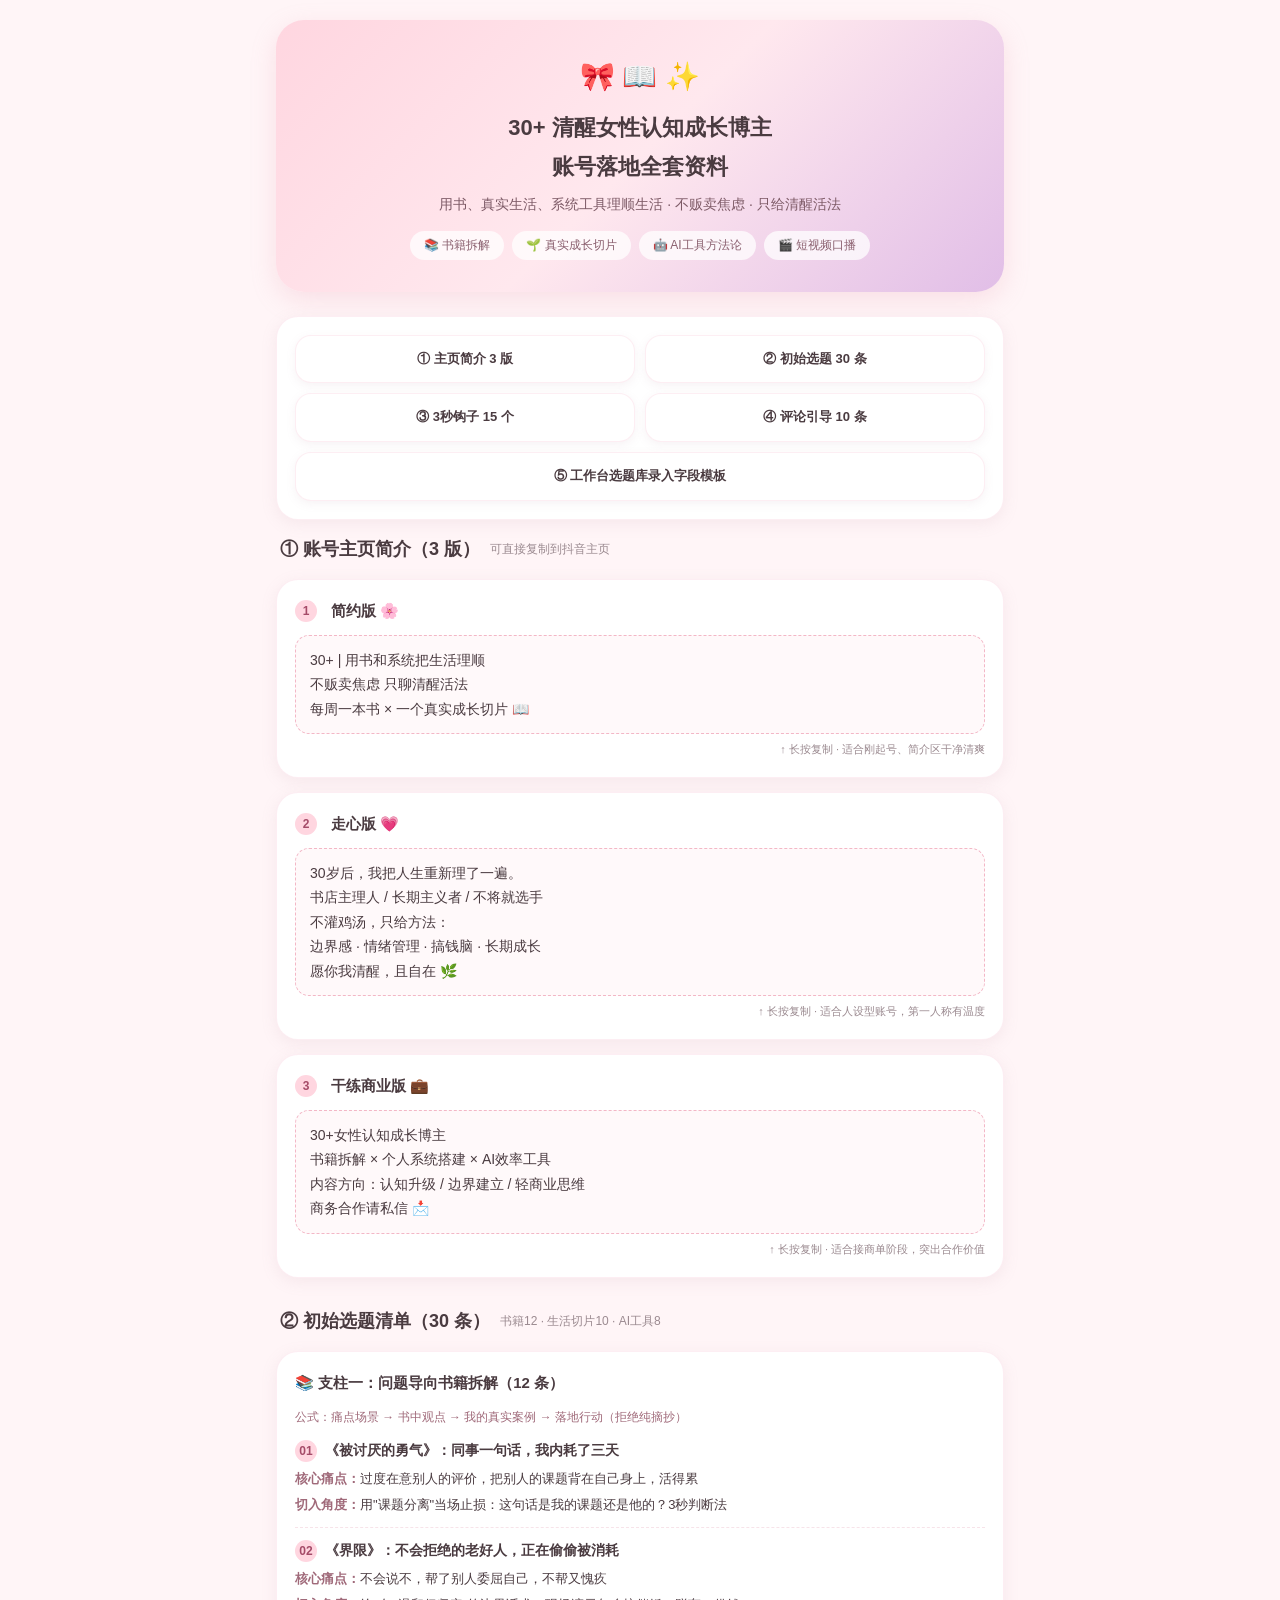
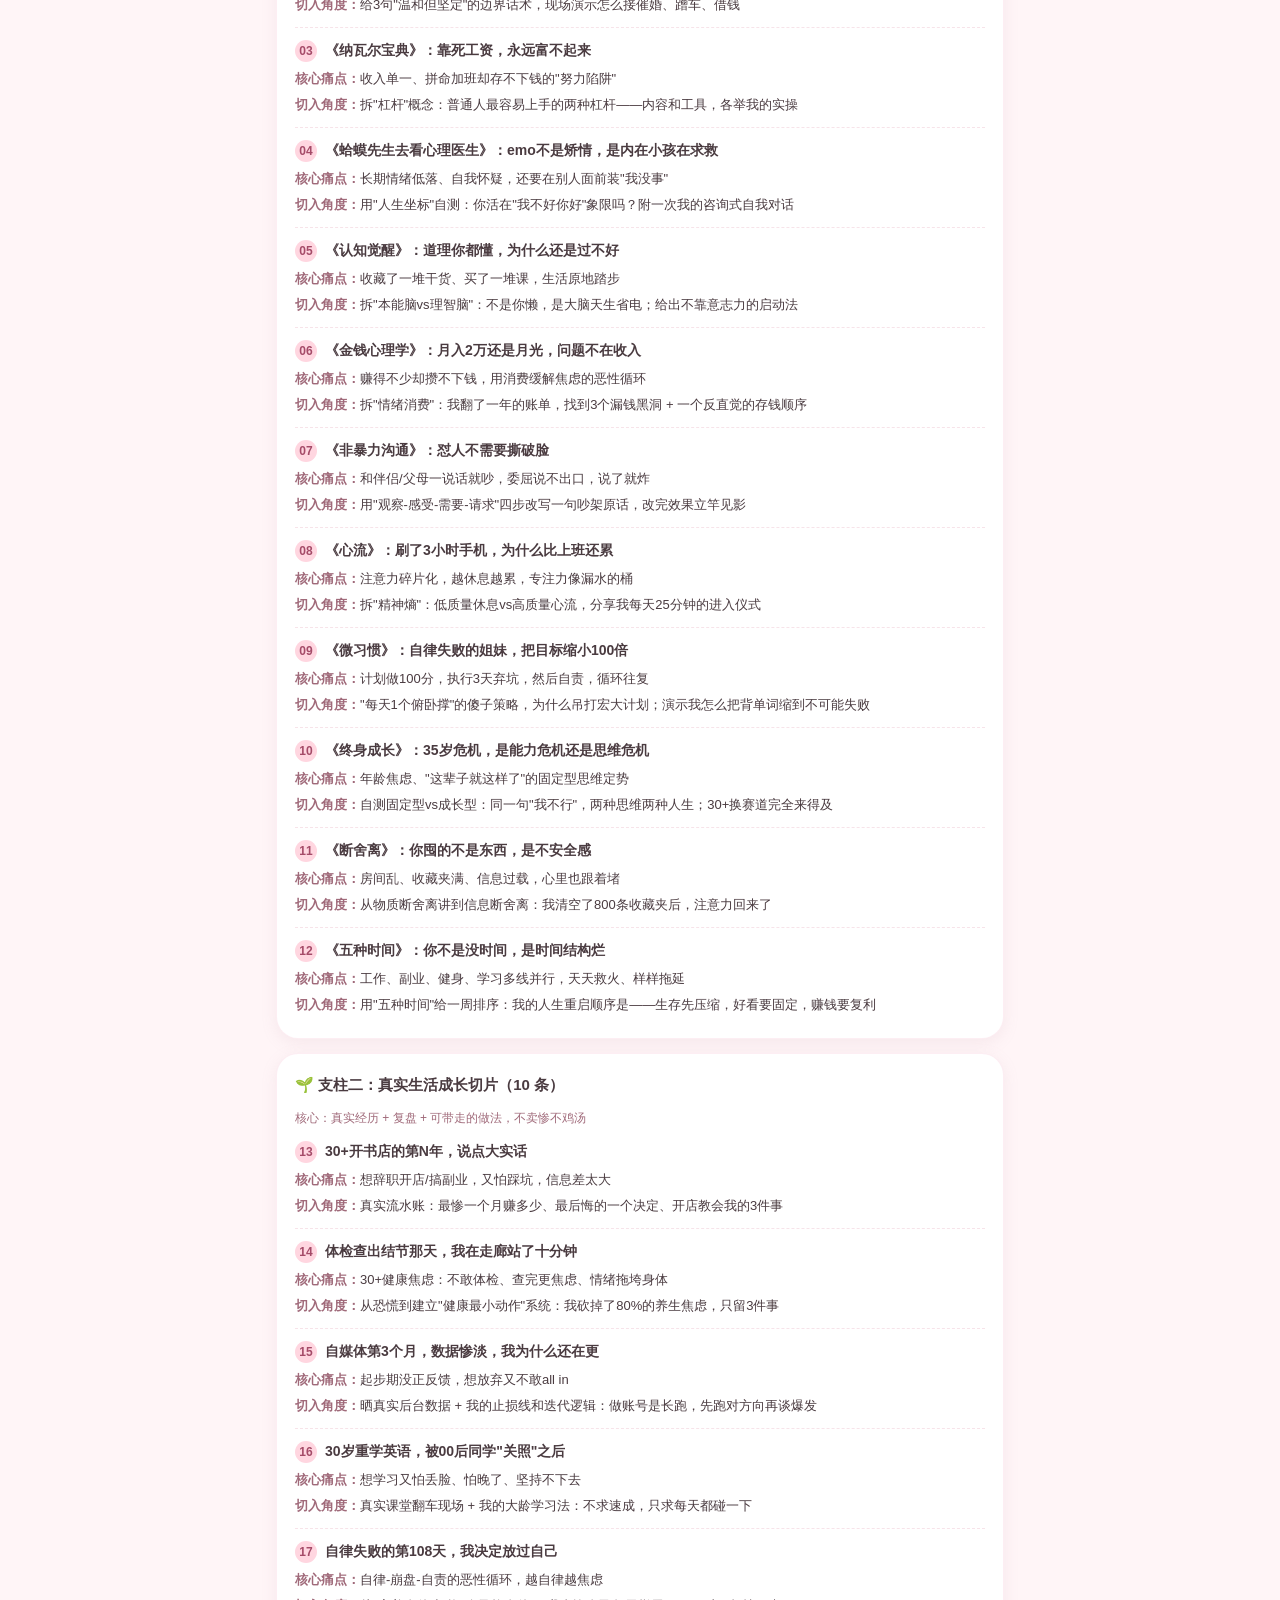
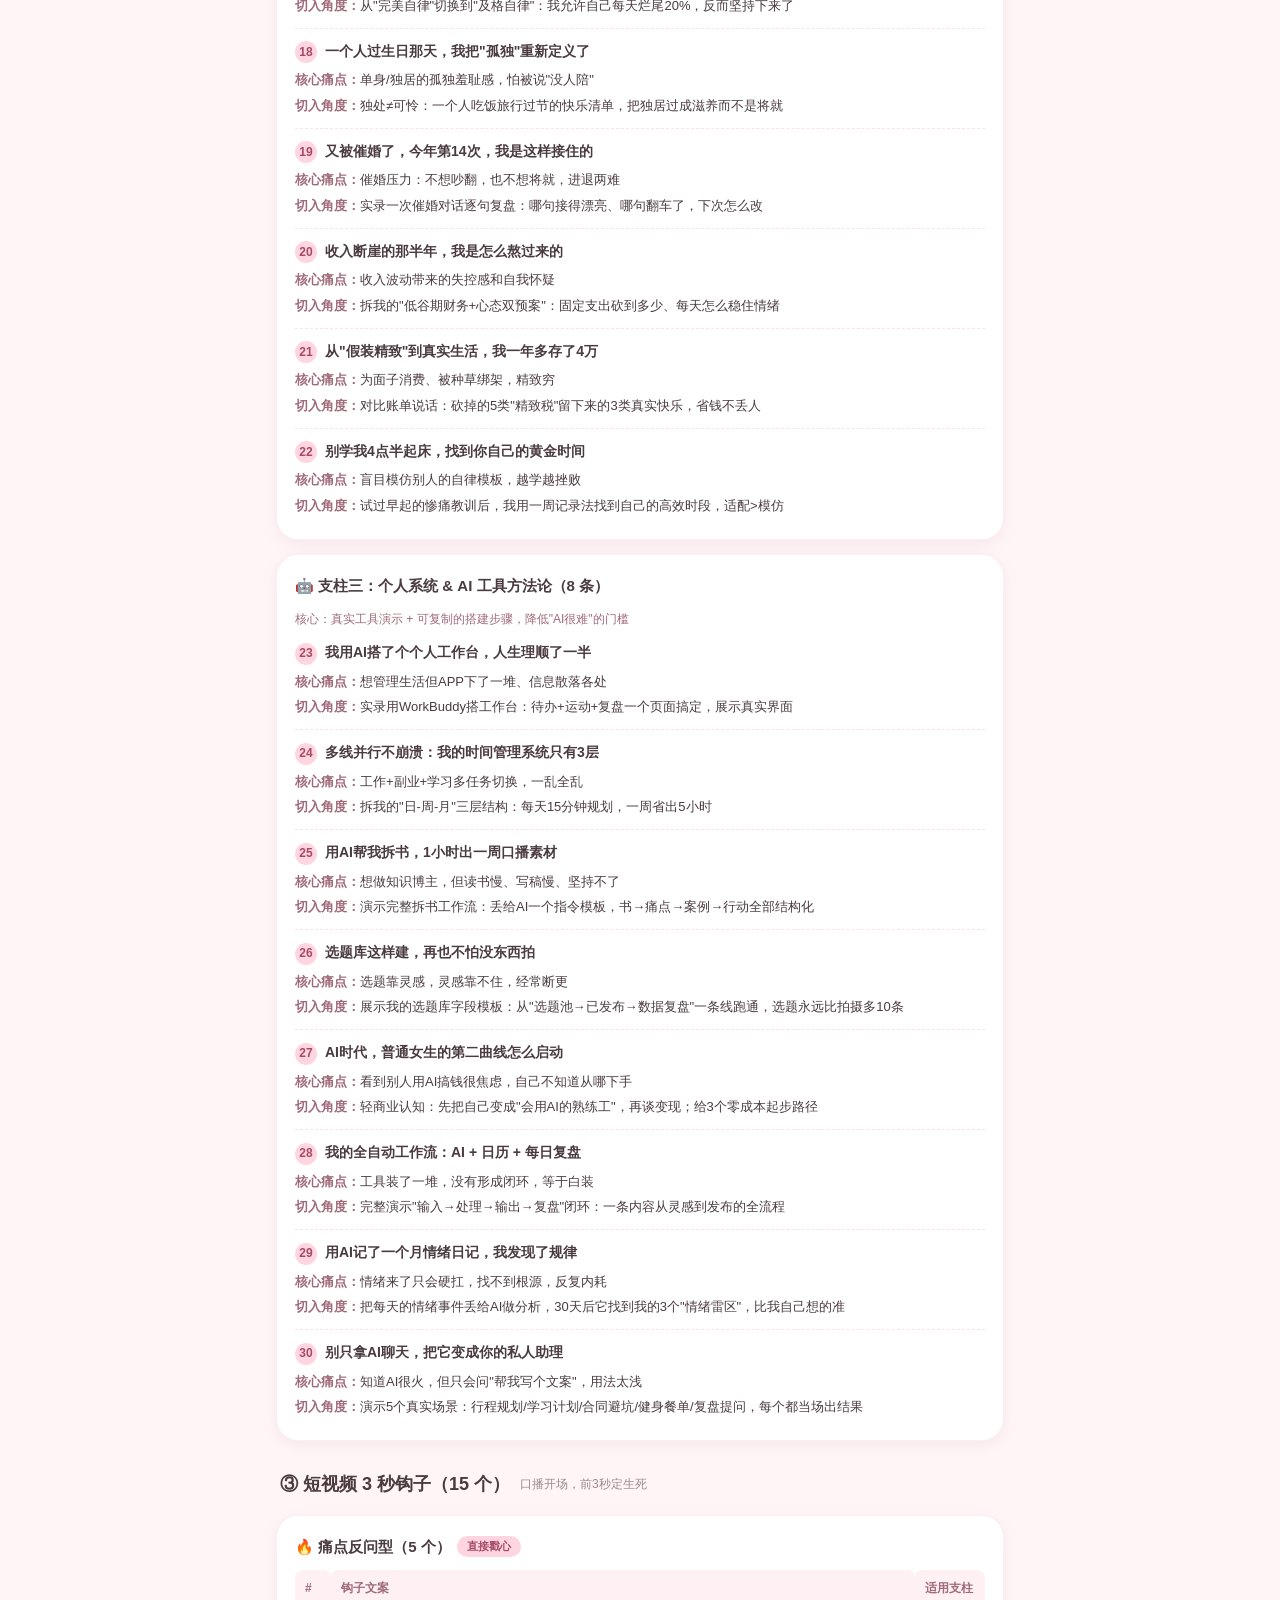
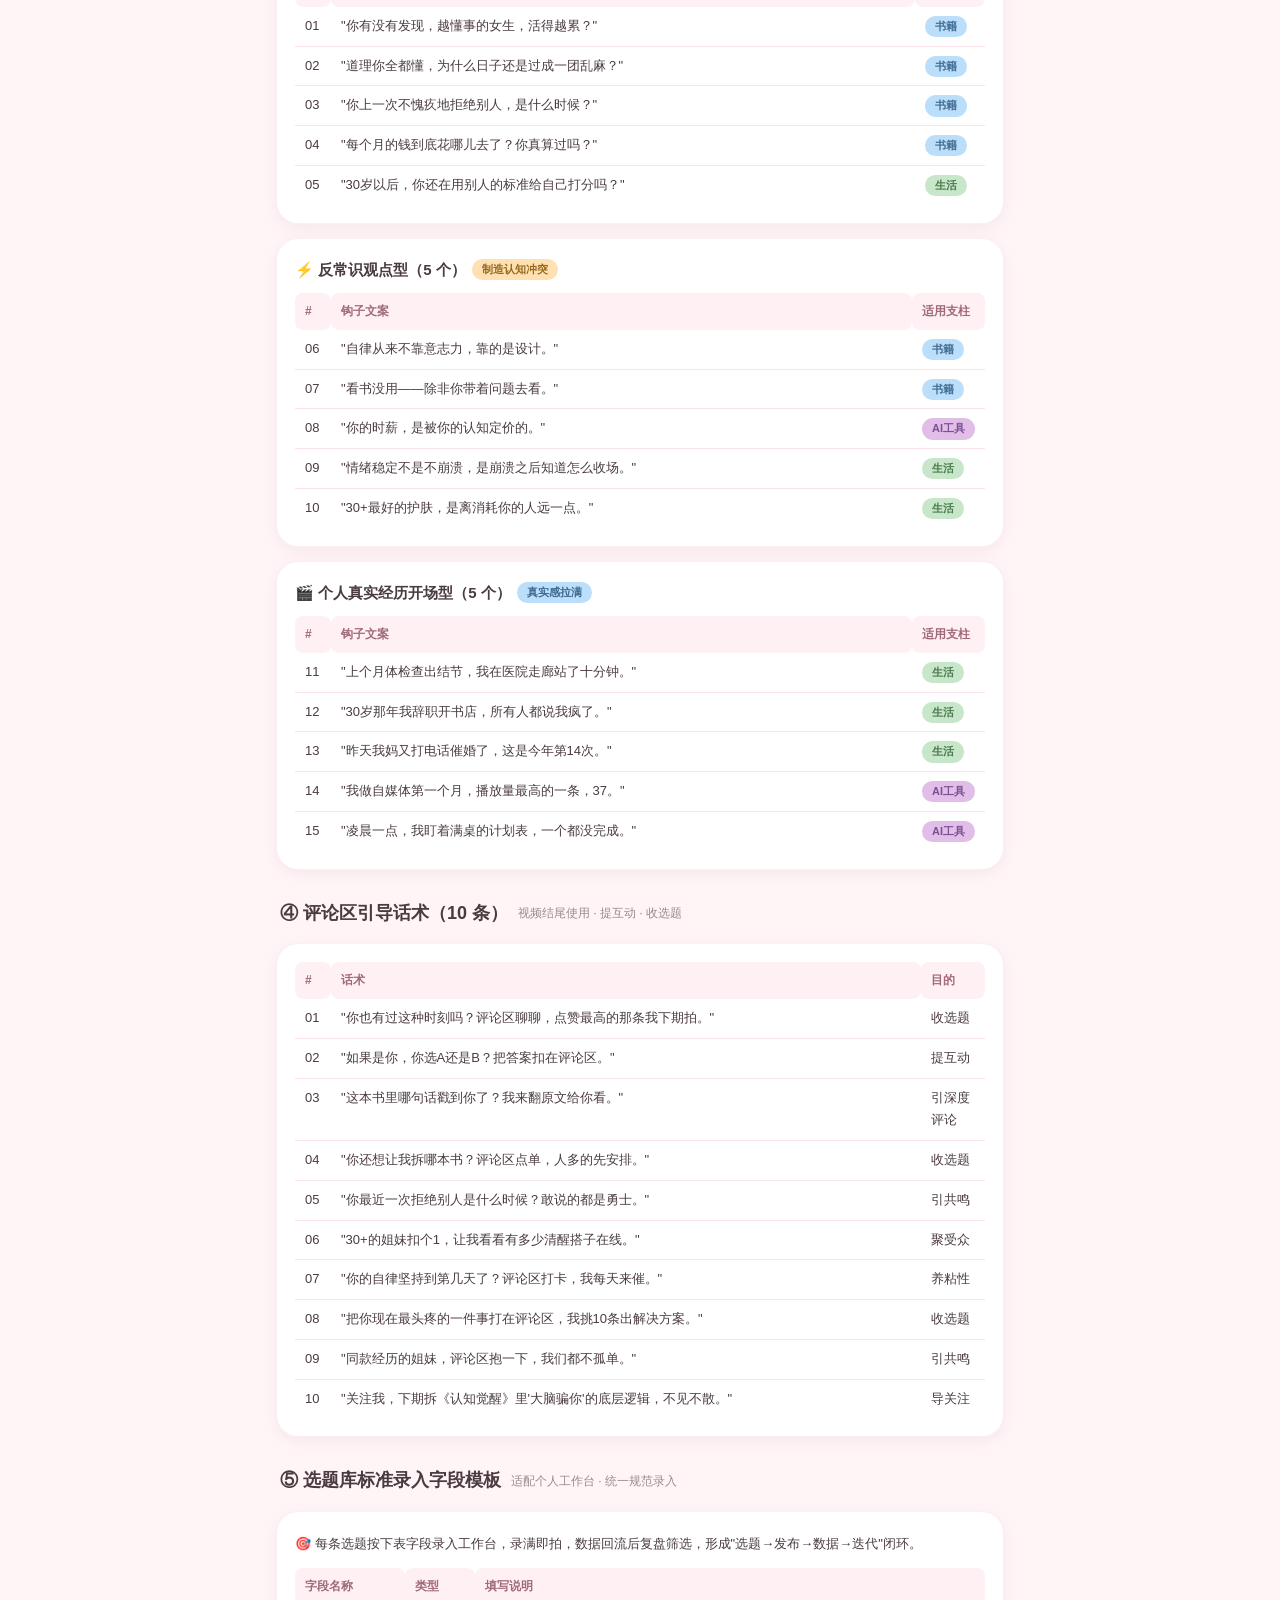
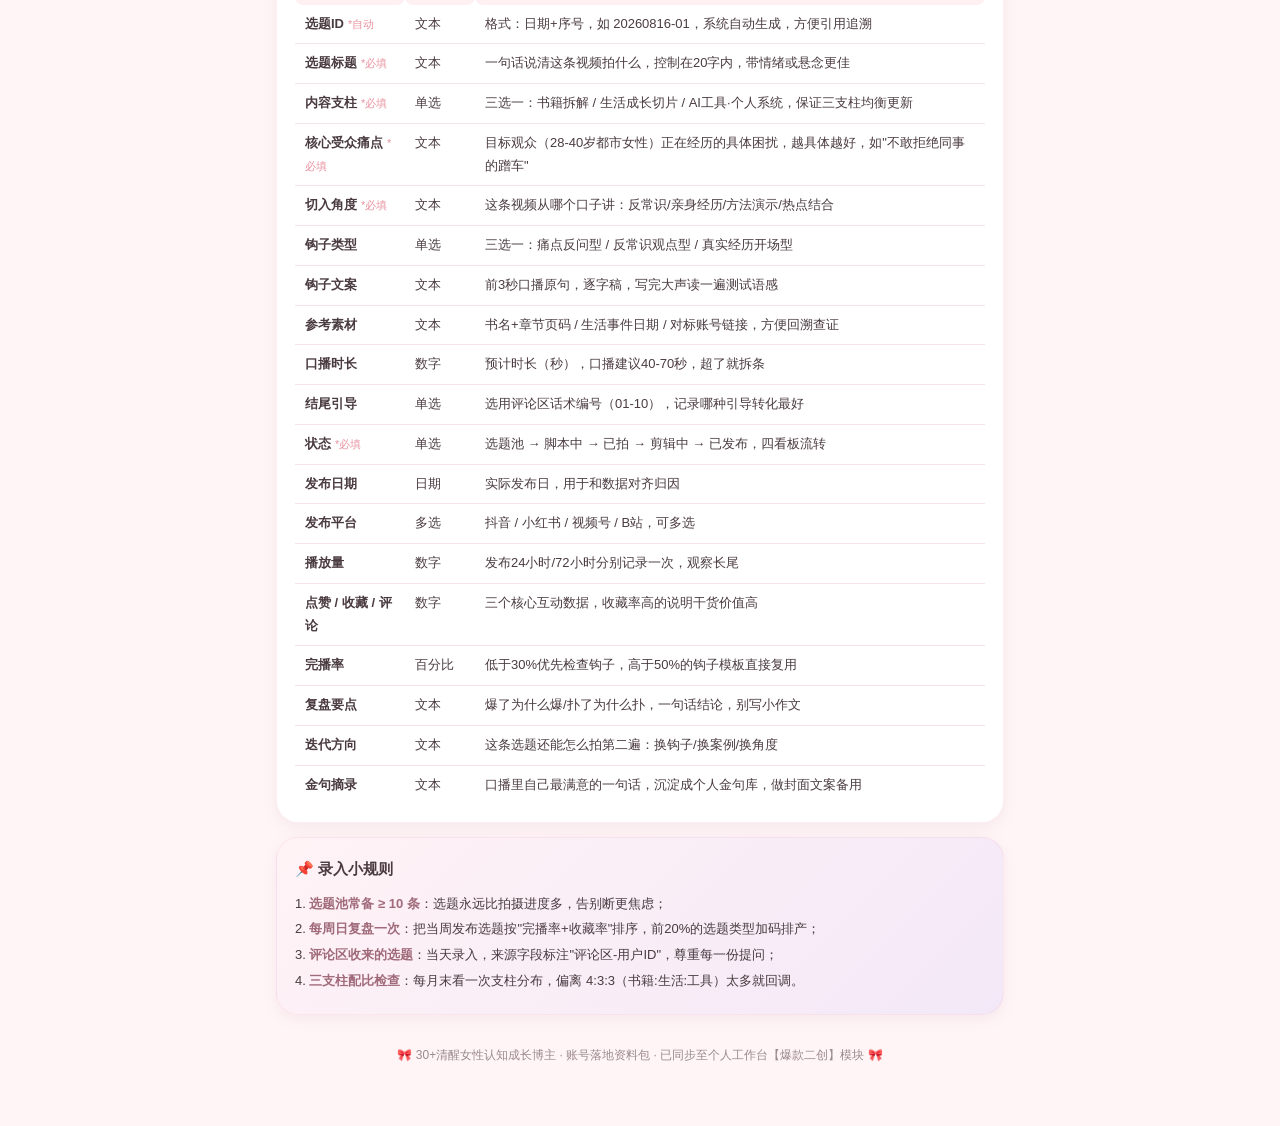
<file: account-kit.html>
<!DOCTYPE html>
<html lang="zh-CN">
<head>
<meta charset="UTF-8">
<meta name="viewport" content="width=device-width, initial-scale=1.0, viewport-fit=cover">
<title>30+清醒女性认知成长博主 · 账号落地全套资料</title>
<style>
:root {
  --pink: #FFD6E0; --pink-deep: #E8A0B4; --green: #C8E6C9; --green-deep: #7FB77E;
  --blue: #BBDEFB; --blue-deep: #7FB3D5; --orange: #FFE0B2; --orange-deep: #E8B04B;
  --purple: #E1BEE7; --purple-deep: #B08BC9; --bg: #FFF5F7; --card: #ffffff;
  --text: #4A3B40; --muted: #9B8A90;
}
* { margin: 0; padding: 0; box-sizing: border-box; -webkit-tap-highlight-color: transparent; }
body {
  font-family: -apple-system, BlinkMacSystemFont, "PingFang SC", "Hiragino Sans GB", sans-serif;
  background: var(--bg); color: var(--text); line-height: 1.75; padding: 20px 16px 60px;
  max-width: 760px; margin: 0 auto;
}
.hero {
  background: linear-gradient(135deg, #FFD6E0 0%, #FFE8EE 50%, #E1BEE7 100%);
  border-radius: 28px; padding: 32px 24px; text-align: center; margin-bottom: 24px;
  box-shadow: 0 8px 24px rgba(232,160,180,.25);
}
.hero .bow { font-size: 28px; }
.hero h1 { font-size: 22px; margin: 8px 0 6px; }
.hero p { font-size: 14px; color: #7d5a66; }
.hero .tags { margin-top: 14px; display: flex; flex-wrap: wrap; gap: 8px; justify-content: center; }
.hero .tag { background: rgba(255,255,255,.75); border-radius: 999px; padding: 4px 14px; font-size: 12px; color: #8a5f6e; }
section { margin-bottom: 28px; }
.sec-head { display: flex; align-items: center; gap: 10px; margin-bottom: 14px; padding-left: 4px; }
.sec-head h2 { font-size: 18px; }
.sec-head .sub { font-size: 12px; color: var(--muted); }
.card {
  background: var(--card); border-radius: 22px; padding: 18px; margin-bottom: 14px;
  box-shadow: 0 4px 16px rgba(180,140,155,.12); border: 1px solid rgba(248,187,208,.25);
}
.card h3 { font-size: 15px; margin-bottom: 10px; display: flex; align-items: center; gap: 6px; }
.copy-box {
  background: #FFF9FA; border: 1.5px dashed #F3B7C6; border-radius: 14px;
  padding: 12px 14px; font-size: 14px; white-space: pre-wrap; position: relative;
}
.copy-tip { font-size: 11px; color: var(--muted); margin-top: 6px; text-align: right; }
table { width: 100%; border-collapse: collapse; font-size: 13px; }
th { background: #FFF0F4; padding: 8px 10px; text-align: left; font-size: 12px; color: #a06a7a; border-radius: 8px; }
td { padding: 8px 10px; border-bottom: 1px solid #F7E3E9; vertical-align: top; }
tr:last-child td { border-bottom: none; }
.pill { display: inline-block; border-radius: 999px; padding: 1px 10px; font-size: 11px; font-weight: 600; white-space: nowrap; }
.pill-book { background: var(--blue); color: #3d6a8f; }
.pill-life { background: var(--green); color: #4a7a4b; }
.pill-ai { background: var(--purple); color: #7d4f96; }
.pill-hook1 { background: var(--pink); color: #a54b68; }
.pill-hook2 { background: var(--orange); color: #96691c; }
.pill-hook3 { background: var(--blue); color: #3d6a8f; }
.num { display: inline-flex; align-items: center; justify-content: center; width: 22px; height: 22px; border-radius: 50%; background: var(--pink); color: #a54b68; font-size: 12px; font-weight: 700; margin-right: 8px; flex: none; }
.topic-title { font-weight: 700; font-size: 14px; margin-bottom: 6px; }
.kv { font-size: 13px; margin: 3px 0; }
.kv b { color: #a06a7a; font-weight: 600; }
.footer-note { text-align: center; font-size: 12px; color: var(--muted); margin-top: 30px; }
.toc { display: grid; grid-template-columns: 1fr 1fr; gap: 10px; }
.toc a {
  display: block; background: #fff; border-radius: 16px; padding: 12px; text-align: center;
  text-decoration: none; color: var(--text); font-size: 13px; font-weight: 600;
  box-shadow: 0 3px 10px rgba(180,140,155,.1); border: 1px solid rgba(248,187,208,.25);
}
.req { font-size: 11px; color: #E8919E; margin-left: 4px; }
</style>
</head>
<body>

<div class="hero">
  <div class="bow">🎀 📖 ✨</div>
  <h1>30+ 清醒女性认知成长博主<br>账号落地全套资料</h1>
  <p>用书、真实生活、系统工具理顺生活 · 不贩卖焦虑 · 只给清醒活法</p>
  <div class="tags">
    <span class="tag">📚 书籍拆解</span>
    <span class="tag">🌱 真实成长切片</span>
    <span class="tag">🤖 AI工具方法论</span>
    <span class="tag">🎬 短视频口播</span>
  </div>
</div>

<div class="card toc">
  <a href="#bio">① 主页简介 3 版</a>
  <a href="#topics">② 初始选题 30 条</a>
  <a href="#hooks">③ 3秒钩子 15 个</a>
  <a href="#comments">④ 评论引导 10 条</a>
  <a href="#template" style="grid-column: span 2;">⑤ 工作台选题库录入字段模板</a>
</div>

<!-- ================= ① 主页简介 ================= -->
<section id="bio">
  <div class="sec-head"><h2>① 账号主页简介（3 版）</h2><span class="sub">可直接复制到抖音主页</span></div>

  <div class="card">
    <h3><span class="num">1</span>简约版 🌸</h3>
    <div class="copy-box">30+ | 用书和系统把生活理顺
不贩卖焦虑 只聊清醒活法
每周一本书 × 一个真实成长切片 📖</div>
    <div class="copy-tip">↑ 长按复制 · 适合刚起号、简介区干净清爽</div>
  </div>

  <div class="card">
    <h3><span class="num">2</span>走心版 💗</h3>
    <div class="copy-box">30岁后，我把人生重新理了一遍。
书店主理人 / 长期主义者 / 不将就选手
不灌鸡汤，只给方法：
边界感 · 情绪管理 · 搞钱脑 · 长期成长
愿你我清醒，且自在 🌿</div>
    <div class="copy-tip">↑ 长按复制 · 适合人设型账号，第一人称有温度</div>
  </div>

  <div class="card">
    <h3><span class="num">3</span>干练商业版 💼</h3>
    <div class="copy-box">30+女性认知成长博主
书籍拆解 × 个人系统搭建 × AI效率工具
内容方向：认知升级 / 边界建立 / 轻商业思维
商务合作请私信 📩</div>
    <div class="copy-tip">↑ 长按复制 · 适合接商单阶段，突出合作价值</div>
  </div>
</section>

<!-- ================= ② 初始选题 30 条 ================= -->
<section id="topics">
  <div class="sec-head"><h2>② 初始选题清单（30 条）</h2><span class="sub">书籍12 · 生活切片10 · AI工具8</span></div>

  <div class="card">
    <h3>📚 支柱一：问题导向书籍拆解（12 条）</h3>
    <p class="kv" style="color:#a06a7a; font-size:12px; margin-bottom:10px;">公式：痛点场景 → 书中观点 → 我的真实案例 → 落地行动（拒绝纯摘抄）</p>

    <div class="topic-title"><span class="num">01</span>《被讨厌的勇气》：同事一句话，我内耗了三天</div>
    <p class="kv"><b>核心痛点：</b>过度在意别人的评价，把别人的课题背在自己身上，活得累</p>
    <p class="kv"><b>切入角度：</b>用"课题分离"当场止损：这句话是我的课题还是他的？3秒判断法</p>
    <hr style="border:none;border-top:1px dashed #F7E3E9;margin:10px 0;">

    <div class="topic-title"><span class="num">02</span>《界限》：不会拒绝的老好人，正在偷偷被消耗</div>
    <p class="kv"><b>核心痛点：</b>不会说不，帮了别人委屈自己，不帮又愧疚</p>
    <p class="kv"><b>切入角度：</b>给3句"温和但坚定"的边界话术，现场演示怎么接催婚、蹭车、借钱</p>
    <hr style="border:none;border-top:1px dashed #F7E3E9;margin:10px 0;">

    <div class="topic-title"><span class="num">03</span>《纳瓦尔宝典》：靠死工资，永远富不起来</div>
    <p class="kv"><b>核心痛点：</b>收入单一、拼命加班却存不下钱的"努力陷阱"</p>
    <p class="kv"><b>切入角度：</b>拆"杠杆"概念：普通人最容易上手的两种杠杆——内容和工具，各举我的实操</p>
    <hr style="border:none;border-top:1px dashed #F7E3E9;margin:10px 0;">

    <div class="topic-title"><span class="num">04</span>《蛤蟆先生去看心理医生》：emo不是矫情，是内在小孩在求救</div>
    <p class="kv"><b>核心痛点：</b>长期情绪低落、自我怀疑，还要在别人面前装"我没事"</p>
    <p class="kv"><b>切入角度：</b>用"人生坐标"自测：你活在"我不好你好"象限吗？附一次我的咨询式自我对话</p>
    <hr style="border:none;border-top:1px dashed #F7E3E9;margin:10px 0;">

    <div class="topic-title"><span class="num">05</span>《认知觉醒》：道理你都懂，为什么还是过不好</div>
    <p class="kv"><b>核心痛点：</b>收藏了一堆干货、买了一堆课，生活原地踏步</p>
    <p class="kv"><b>切入角度：</b>拆"本能脑vs理智脑"：不是你懒，是大脑天生省电；给出不靠意志力的启动法</p>
    <hr style="border:none;border-top:1px dashed #F7E3E9;margin:10px 0;">

    <div class="topic-title"><span class="num">06</span>《金钱心理学》：月入2万还是月光，问题不在收入</div>
    <p class="kv"><b>核心痛点：</b>赚得不少却攒不下钱，用消费缓解焦虑的恶性循环</p>
    <p class="kv"><b>切入角度：</b>拆"情绪消费"：我翻了一年的账单，找到3个漏钱黑洞 + 一个反直觉的存钱顺序</p>
    <hr style="border:none;border-top:1px dashed #F7E3E9;margin:10px 0;">

    <div class="topic-title"><span class="num">07</span>《非暴力沟通》：怼人不需要撕破脸</div>
    <p class="kv"><b>核心痛点：</b>和伴侣/父母一说话就吵，委屈说不出口，说了就炸</p>
    <p class="kv"><b>切入角度：</b>用"观察-感受-需要-请求"四步改写一句吵架原话，改完效果立竿见影</p>
    <hr style="border:none;border-top:1px dashed #F7E3E9;margin:10px 0;">

    <div class="topic-title"><span class="num">08</span>《心流》：刷了3小时手机，为什么比上班还累</div>
    <p class="kv"><b>核心痛点：</b>注意力碎片化，越休息越累，专注力像漏水的桶</p>
    <p class="kv"><b>切入角度：</b>拆"精神熵"：低质量休息vs高质量心流，分享我每天25分钟的进入仪式</p>
    <hr style="border:none;border-top:1px dashed #F7E3E9;margin:10px 0;">

    <div class="topic-title"><span class="num">09</span>《微习惯》：自律失败的姐妹，把目标缩小100倍</div>
    <p class="kv"><b>核心痛点：</b>计划做100分，执行3天弃坑，然后自责，循环往复</p>
    <p class="kv"><b>切入角度：</b>"每天1个俯卧撑"的傻子策略，为什么吊打宏大计划；演示我怎么把背单词缩到不可能失败</p>
    <hr style="border:none;border-top:1px dashed #F7E3E9;margin:10px 0;">

    <div class="topic-title"><span class="num">10</span>《终身成长》：35岁危机，是能力危机还是思维危机</div>
    <p class="kv"><b>核心痛点：</b>年龄焦虑、"这辈子就这样了"的固定型思维定势</p>
    <p class="kv"><b>切入角度：</b>自测固定型vs成长型：同一句"我不行"，两种思维两种人生；30+换赛道完全来得及</p>
    <hr style="border:none;border-top:1px dashed #F7E3E9;margin:10px 0;">

    <div class="topic-title"><span class="num">11</span>《断舍离》：你囤的不是东西，是不安全感</div>
    <p class="kv"><b>核心痛点：</b>房间乱、收藏夹满、信息过载，心里也跟着堵</p>
    <p class="kv"><b>切入角度：</b>从物质断舍离讲到信息断舍离：我清空了800条收藏夹后，注意力回来了</p>
    <hr style="border:none;border-top:1px dashed #F7E3E9;margin:10px 0;">

    <div class="topic-title"><span class="num">12</span>《五种时间》：你不是没时间，是时间结构烂</div>
    <p class="kv"><b>核心痛点：</b>工作、副业、健身、学习多线并行，天天救火、样样拖延</p>
    <p class="kv"><b>切入角度：</b>用"五种时间"给一周排序：我的人生重启顺序是——生存先压缩，好看要固定，赚钱要复利</p>
  </div>

  <div class="card">
    <h3>🌱 支柱二：真实生活成长切片（10 条）</h3>
    <p class="kv" style="color:#a06a7a; font-size:12px; margin-bottom:10px;">核心：真实经历 + 复盘 + 可带走的做法，不卖惨不鸡汤</p>

    <div class="topic-title"><span class="num">13</span>30+开书店的第N年，说点大实话</div>
    <p class="kv"><b>核心痛点：</b>想辞职开店/搞副业，又怕踩坑，信息差太大</p>
    <p class="kv"><b>切入角度：</b>真实流水账：最惨一个月赚多少、最后悔的一个决定、开店教会我的3件事</p>
    <hr style="border:none;border-top:1px dashed #F7E3E9;margin:10px 0;">

    <div class="topic-title"><span class="num">14</span>体检查出结节那天，我在走廊站了十分钟</div>
    <p class="kv"><b>核心痛点：</b>30+健康焦虑：不敢体检、查完更焦虑、情绪拖垮身体</p>
    <p class="kv"><b>切入角度：</b>从恐慌到建立"健康最小动作"系统：我砍掉了80%的养生焦虑，只留3件事</p>
    <hr style="border:none;border-top:1px dashed #F7E3E9;margin:10px 0;">

    <div class="topic-title"><span class="num">15</span>自媒体第3个月，数据惨淡，我为什么还在更</div>
    <p class="kv"><b>核心痛点：</b>起步期没正反馈，想放弃又不敢all in</p>
    <p class="kv"><b>切入角度：</b>晒真实后台数据 + 我的止损线和迭代逻辑：做账号是长跑，先跑对方向再谈爆发</p>
    <hr style="border:none;border-top:1px dashed #F7E3E9;margin:10px 0;">

    <div class="topic-title"><span class="num">16</span>30岁重学英语，被00后同学"关照"之后</div>
    <p class="kv"><b>核心痛点：</b>想学习又怕丢脸、怕晚了、坚持不下去</p>
    <p class="kv"><b>切入角度：</b>真实课堂翻车现场 + 我的大龄学习法：不求速成，只求每天都碰一下</p>
    <hr style="border:none;border-top:1px dashed #F7E3E9;margin:10px 0;">

    <div class="topic-title"><span class="num">17</span>自律失败的第108天，我决定放过自己</div>
    <p class="kv"><b>核心痛点：</b>自律-崩盘-自责的恶性循环，越自律越焦虑</p>
    <p class="kv"><b>切入角度：</b>从"完美自律"切换到"及格自律"：我允许自己每天烂尾20%，反而坚持下来了</p>
    <hr style="border:none;border-top:1px dashed #F7E3E9;margin:10px 0;">

    <div class="topic-title"><span class="num">18</span>一个人过生日那天，我把"孤独"重新定义了</div>
    <p class="kv"><b>核心痛点：</b>单身/独居的孤独羞耻感，怕被说"没人陪"</p>
    <p class="kv"><b>切入角度：</b>独处≠可怜：一个人吃饭旅行过节的快乐清单，把独居过成滋养而不是将就</p>
    <hr style="border:none;border-top:1px dashed #F7E3E9;margin:10px 0;">

    <div class="topic-title"><span class="num">19</span>又被催婚了，今年第14次，我是这样接住的</div>
    <p class="kv"><b>核心痛点：</b>催婚压力：不想吵翻，也不想将就，进退两难</p>
    <p class="kv"><b>切入角度：</b>实录一次催婚对话逐句复盘：哪句接得漂亮、哪句翻车了，下次怎么改</p>
    <hr style="border:none;border-top:1px dashed #F7E3E9;margin:10px 0;">

    <div class="topic-title"><span class="num">20</span>收入断崖的那半年，我是怎么熬过来的</div>
    <p class="kv"><b>核心痛点：</b>收入波动带来的失控感和自我怀疑</p>
    <p class="kv"><b>切入角度：</b>拆我的"低谷期财务+心态双预案"：固定支出砍到多少、每天怎么稳住情绪</p>
    <hr style="border:none;border-top:1px dashed #F7E3E9;margin:10px 0;">

    <div class="topic-title"><span class="num">21</span>从"假装精致"到真实生活，我一年多存了4万</div>
    <p class="kv"><b>核心痛点：</b>为面子消费、被种草绑架，精致穷</p>
    <p class="kv"><b>切入角度：</b>对比账单说话：砍掉的5类"精致税"留下来的3类真实快乐，省钱不丢人</p>
    <hr style="border:none;border-top:1px dashed #F7E3E9;margin:10px 0;">

    <div class="topic-title"><span class="num">22</span>别学我4点半起床，找到你自己的黄金时间</div>
    <p class="kv"><b>核心痛点：</b>盲目模仿别人的自律模板，越学越挫败</p>
    <p class="kv"><b>切入角度：</b>试过早起的惨痛教训后，我用一周记录法找到自己的高效时段，适配>模仿</p>
  </div>

  <div class="card">
    <h3>🤖 支柱三：个人系统 & AI 工具方法论（8 条）</h3>
    <p class="kv" style="color:#a06a7a; font-size:12px; margin-bottom:10px;">核心：真实工具演示 + 可复制的搭建步骤，降低"AI很难"的门槛</p>

    <div class="topic-title"><span class="num">23</span>我用AI搭了个个人工作台，人生理顺了一半</div>
    <p class="kv"><b>核心痛点：</b>想管理生活但APP下了一堆、信息散落各处</p>
    <p class="kv"><b>切入角度：</b>实录用WorkBuddy搭工作台：待办+运动+复盘一个页面搞定，展示真实界面</p>
    <hr style="border:none;border-top:1px dashed #F7E3E9;margin:10px 0;">

    <div class="topic-title"><span class="num">24</span>多线并行不崩溃：我的时间管理系统只有3层</div>
    <p class="kv"><b>核心痛点：</b>工作+副业+学习多任务切换，一乱全乱</p>
    <p class="kv"><b>切入角度：</b>拆我的"日-周-月"三层结构：每天15分钟规划，一周省出5小时</p>
    <hr style="border:none;border-top:1px dashed #F7E3E9;margin:10px 0;">

    <div class="topic-title"><span class="num">25</span>用AI帮我拆书，1小时出一周口播素材</div>
    <p class="kv"><b>核心痛点：</b>想做知识博主，但读书慢、写稿慢、坚持不了</p>
    <p class="kv"><b>切入角度：</b>演示完整拆书工作流：丢给AI一个指令模板，书→痛点→案例→行动全部结构化</p>
    <hr style="border:none;border-top:1px dashed #F7E3E9;margin:10px 0;">

    <div class="topic-title"><span class="num">26</span>选题库这样建，再也不怕没东西拍</div>
    <p class="kv"><b>核心痛点：</b>选题靠灵感，灵感靠不住，经常断更</p>
    <p class="kv"><b>切入角度：</b>展示我的选题库字段模板：从"选题池→已发布→数据复盘"一条线跑通，选题永远比拍摄多10条</p>
    <hr style="border:none;border-top:1px dashed #F7E3E9;margin:10px 0;">

    <div class="topic-title"><span class="num">27</span>AI时代，普通女生的第二曲线怎么启动</div>
    <p class="kv"><b>核心痛点：</b>看到别人用AI搞钱很焦虑，自己不知道从哪下手</p>
    <p class="kv"><b>切入角度：</b>轻商业认知：先把自己变成"会用AI的熟练工"，再谈变现；给3个零成本起步路径</p>
    <hr style="border:none;border-top:1px dashed #F7E3E9;margin:10px 0;">

    <div class="topic-title"><span class="num">28</span>我的全自动工作流：AI + 日历 + 每日复盘</div>
    <p class="kv"><b>核心痛点：</b>工具装了一堆，没有形成闭环，等于白装</p>
    <p class="kv"><b>切入角度：</b>完整演示"输入→处理→输出→复盘"闭环：一条内容从灵感到发布的全流程</p>
    <hr style="border:none;border-top:1px dashed #F7E3E9;margin:10px 0;">

    <div class="topic-title"><span class="num">29</span>用AI记了一个月情绪日记，我发现了规律</div>
    <p class="kv"><b>核心痛点：</b>情绪来了只会硬扛，找不到根源，反复内耗</p>
    <p class="kv"><b>切入角度：</b>把每天的情绪事件丢给AI做分析，30天后它找到我的3个"情绪雷区"，比我自己想的准</p>
    <hr style="border:none;border-top:1px dashed #F7E3E9;margin:10px 0;">

    <div class="topic-title"><span class="num">30</span>别只拿AI聊天，把它变成你的私人助理</div>
    <p class="kv"><b>核心痛点：</b>知道AI很火，但只会问"帮我写个文案"，用法太浅</p>
    <p class="kv"><b>切入角度：</b>演示5个真实场景：行程规划/学习计划/合同避坑/健身餐单/复盘提问，每个都当场出结果</p>
  </div>
</section>

<!-- ================= ③ 钩子模板 ================= -->
<section id="hooks">
  <div class="sec-head"><h2>③ 短视频 3 秒钩子（15 个）</h2><span class="sub">口播开场，前3秒定生死</span></div>

  <div class="card">
    <h3>🔥 痛点反问型（5 个）<span class="pill pill-hook1">直接戳心</span></h3>
    <table>
      <tr><th style="width:36px;">#</th><th>钩子文案</th><th style="width:70px;">适用支柱</th></tr>
      <tr><td>01</td><td>"你有没有发现，越懂事的女生，活得越累？"</td><td><span class="pill pill-book">书籍</span></td></tr>
      <tr><td>02</td><td>"道理你全都懂，为什么日子还是过成一团乱麻？"</td><td><span class="pill pill-book">书籍</span></td></tr>
      <tr><td>03</td><td>"你上一次不愧疚地拒绝别人，是什么时候？"</td><td><span class="pill pill-book">书籍</span></td></tr>
      <tr><td>04</td><td>"每个月的钱到底花哪儿去了？你真算过吗？"</td><td><span class="pill pill-book">书籍</span></td></tr>
      <tr><td>05</td><td>"30岁以后，你还在用别人的标准给自己打分吗？"</td><td><span class="pill pill-life">生活</span></td></tr>
    </table>
  </div>

  <div class="card">
    <h3>⚡ 反常识观点型（5 个）<span class="pill pill-hook2">制造认知冲突</span></h3>
    <table>
      <tr><th style="width:36px;">#</th><th>钩子文案</th><th style="width:70px;">适用支柱</th></tr>
      <tr><td>06</td><td>"自律从来不靠意志力，靠的是设计。"</td><td><span class="pill pill-book">书籍</span></td></tr>
      <tr><td>07</td><td>"看书没用——除非你带着问题去看。"</td><td><span class="pill pill-book">书籍</span></td></tr>
      <tr><td>08</td><td>"你的时薪，是被你的认知定价的。"</td><td><span class="pill pill-ai">AI工具</span></td></tr>
      <tr><td>09</td><td>"情绪稳定不是不崩溃，是崩溃之后知道怎么收场。"</td><td><span class="pill pill-life">生活</span></td></tr>
      <tr><td>10</td><td>"30+最好的护肤，是离消耗你的人远一点。"</td><td><span class="pill pill-life">生活</span></td></tr>
    </table>
  </div>

  <div class="card">
    <h3>🎬 个人真实经历开场型（5 个）<span class="pill pill-hook3">真实感拉满</span></h3>
    <table>
      <tr><th style="width:36px;">#</th><th>钩子文案</th><th style="width:70px;">适用支柱</th></tr>
      <tr><td>11</td><td>"上个月体检查出结节，我在医院走廊站了十分钟。"</td><td><span class="pill pill-life">生活</span></td></tr>
      <tr><td>12</td><td>"30岁那年我辞职开书店，所有人都说我疯了。"</td><td><span class="pill pill-life">生活</span></td></tr>
      <tr><td>13</td><td>"昨天我妈又打电话催婚了，这是今年第14次。"</td><td><span class="pill pill-life">生活</span></td></tr>
      <tr><td>14</td><td>"我做自媒体第一个月，播放量最高的一条，37。"</td><td><span class="pill pill-ai">AI工具</span></td></tr>
      <tr><td>15</td><td>"凌晨一点，我盯着满桌的计划表，一个都没完成。"</td><td><span class="pill pill-ai">AI工具</span></td></tr>
    </table>
  </div>
</section>

<!-- ================= ④ 评论引导 ================= -->
<section id="comments">
  <div class="sec-head"><h2>④ 评论区引导话术（10 条）</h2><span class="sub">视频结尾使用 · 提互动 · 收选题</span></div>
  <div class="card">
    <table>
      <tr><th style="width:36px;">#</th><th>话术</th><th style="width:64px;">目的</th></tr>
      <tr><td>01</td><td>"你也有过这种时刻吗？评论区聊聊，点赞最高的那条我下期拍。"</td><td>收选题</td></tr>
      <tr><td>02</td><td>"如果是你，你选A还是B？把答案扣在评论区。"</td><td>提互动</td></tr>
      <tr><td>03</td><td>"这本书里哪句话戳到你了？我来翻原文给你看。"</td><td>引深度评论</td></tr>
      <tr><td>04</td><td>"你还想让我拆哪本书？评论区点单，人多的先安排。"</td><td>收选题</td></tr>
      <tr><td>05</td><td>"你最近一次拒绝别人是什么时候？敢说的都是勇士。"</td><td>引共鸣</td></tr>
      <tr><td>06</td><td>"30+的姐妹扣个1，让我看看有多少清醒搭子在线。"</td><td>聚受众</td></tr>
      <tr><td>07</td><td>"你的自律坚持到第几天了？评论区打卡，我每天来催。"</td><td>养粘性</td></tr>
      <tr><td>08</td><td>"把你现在最头疼的一件事打在评论区，我挑10条出解决方案。"</td><td>收选题</td></tr>
      <tr><td>09</td><td>"同款经历的姐妹，评论区抱一下，我们都不孤单。"</td><td>引共鸣</td></tr>
      <tr><td>10</td><td>"关注我，下期拆《认知觉醒》里'大脑骗你'的底层逻辑，不见不散。"</td><td>导关注</td></tr>
    </table>
  </div>
</section>

<!-- ================= ⑤ 字段模板 ================= -->
<section id="template">
  <div class="sec-head"><h2>⑤ 选题库标准录入字段模板</h2><span class="sub">适配个人工作台 · 统一规范录入</span></div>
  <div class="card">
    <p class="kv" style="margin-bottom:12px;">🎯 每条选题按下表字段录入工作台，录满即拍，数据回流后复盘筛选，形成"选题→发布→数据→迭代"闭环。</p>
    <table>
      <tr><th style="width:110px;">字段名称</th><th style="width:70px;">类型</th><th>填写说明</th></tr>
      <tr><td><b>选题ID</b><span class="req">*自动</span></td><td>文本</td><td>格式：日期+序号，如 20260816-01，系统自动生成，方便引用追溯</td></tr>
      <tr><td><b>选题标题</b><span class="req">*必填</span></td><td>文本</td><td>一句话说清这条视频拍什么，控制在20字内，带情绪或悬念更佳</td></tr>
      <tr><td><b>内容支柱</b><span class="req">*必填</span></td><td>单选</td><td>三选一：书籍拆解 / 生活成长切片 / AI工具·个人系统，保证三支柱均衡更新</td></tr>
      <tr><td><b>核心受众痛点</b><span class="req">*必填</span></td><td>文本</td><td>目标观众（28-40岁都市女性）正在经历的具体困扰，越具体越好，如"不敢拒绝同事的蹭车"</td></tr>
      <tr><td><b>切入角度</b><span class="req">*必填</span></td><td>文本</td><td>这条视频从哪个口子讲：反常识/亲身经历/方法演示/热点结合</td></tr>
      <tr><td><b>钩子类型</b></td><td>单选</td><td>三选一：痛点反问型 / 反常识观点型 / 真实经历开场型</td></tr>
      <tr><td><b>钩子文案</b></td><td>文本</td><td>前3秒口播原句，逐字稿，写完大声读一遍测试语感</td></tr>
      <tr><td><b>参考素材</b></td><td>文本</td><td>书名+章节页码 / 生活事件日期 / 对标账号链接，方便回溯查证</td></tr>
      <tr><td><b>口播时长</b></td><td>数字</td><td>预计时长（秒），口播建议40-70秒，超了就拆条</td></tr>
      <tr><td><b>结尾引导</b></td><td>单选</td><td>选用评论区话术编号（01-10），记录哪种引导转化最好</td></tr>
      <tr><td><b>状态</b><span class="req">*必填</span></td><td>单选</td><td>选题池 → 脚本中 → 已拍 → 剪辑中 → 已发布，四看板流转</td></tr>
      <tr><td><b>发布日期</b></td><td>日期</td><td>实际发布日，用于和数据对齐归因</td></tr>
      <tr><td><b>发布平台</b></td><td>多选</td><td>抖音 / 小红书 / 视频号 / B站，可多选</td></tr>
      <tr><td><b>播放量</b></td><td>数字</td><td>发布24小时/72小时分别记录一次，观察长尾</td></tr>
      <tr><td><b>点赞 / 收藏 / 评论</b></td><td>数字</td><td>三个核心互动数据，收藏率高的说明干货价值高</td></tr>
      <tr><td><b>完播率</b></td><td>百分比</td><td>低于30%优先检查钩子，高于50%的钩子模板直接复用</td></tr>
      <tr><td><b>复盘要点</b></td><td>文本</td><td>爆了为什么爆/扑了为什么扑，一句话结论，别写小作文</td></tr>
      <tr><td><b>迭代方向</b></td><td>文本</td><td>这条选题还能怎么拍第二遍：换钩子/换案例/换角度</td></tr>
      <tr><td><b>金句摘录</b></td><td>文本</td><td>口播里自己最满意的一句话，沉淀成个人金句库，做封面文案备用</td></tr>
    </table>
  </div>

  <div class="card" style="background: linear-gradient(135deg,#FFF3F6,#F3E8F7);">
    <h3>📌 录入小规则</h3>
    <p class="kv">1. <b>选题池常备 ≥ 10 条</b>：选题永远比拍摄进度多，告别断更焦虑；</p>
    <p class="kv">2. <b>每周日复盘一次</b>：把当周发布选题按"完播率+收藏率"排序，前20%的选题类型加码排产；</p>
    <p class="kv">3. <b>评论区收来的选题</b>：当天录入，来源字段标注"评论区-用户ID"，尊重每一份提问；</p>
    <p class="kv">4. <b>三支柱配比检查</b>：每月末看一次支柱分布，偏离 4:3:3（书籍:生活:工具）太多就回调。</p>
  </div>
</section>

<p class="footer-note">🎀 30+清醒女性认知成长博主 · 账号落地资料包 · 已同步至个人工作台【爆款二创】模块 🎀</p>
</body>
</html>
</file>
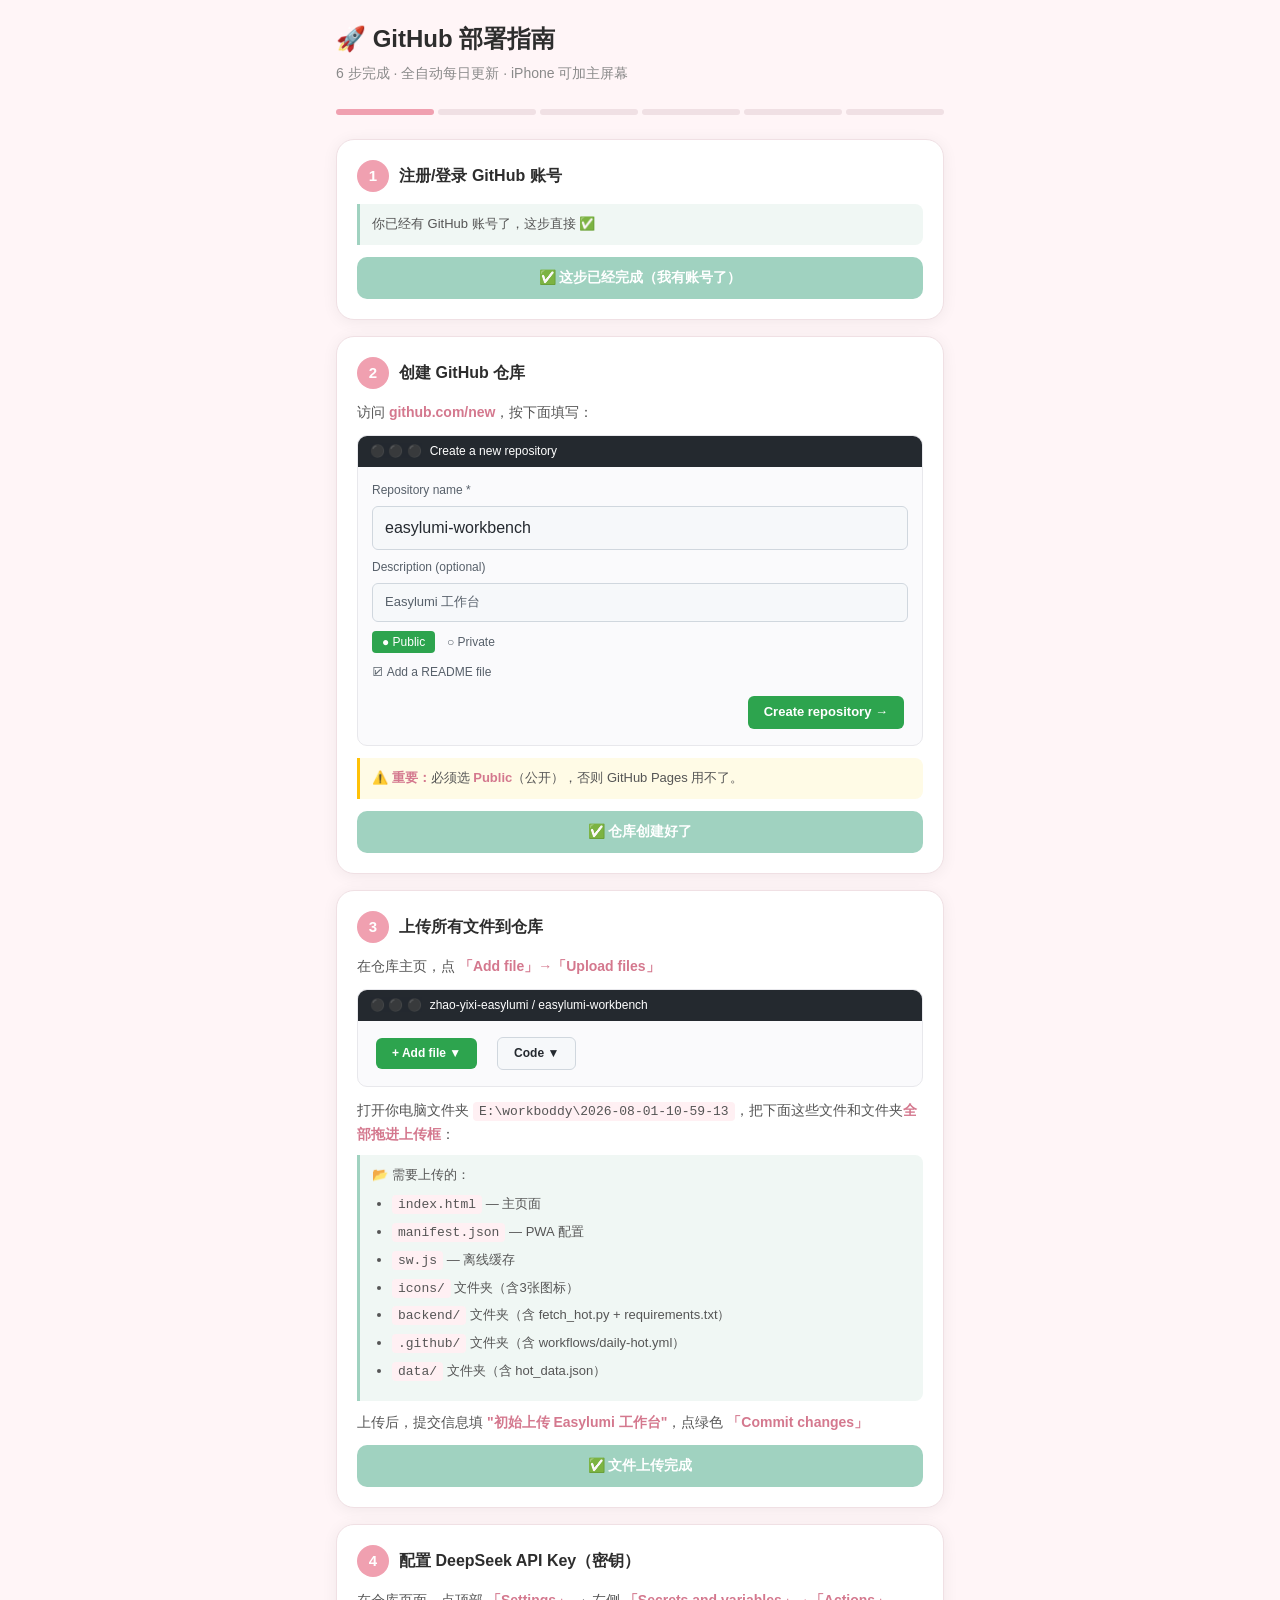
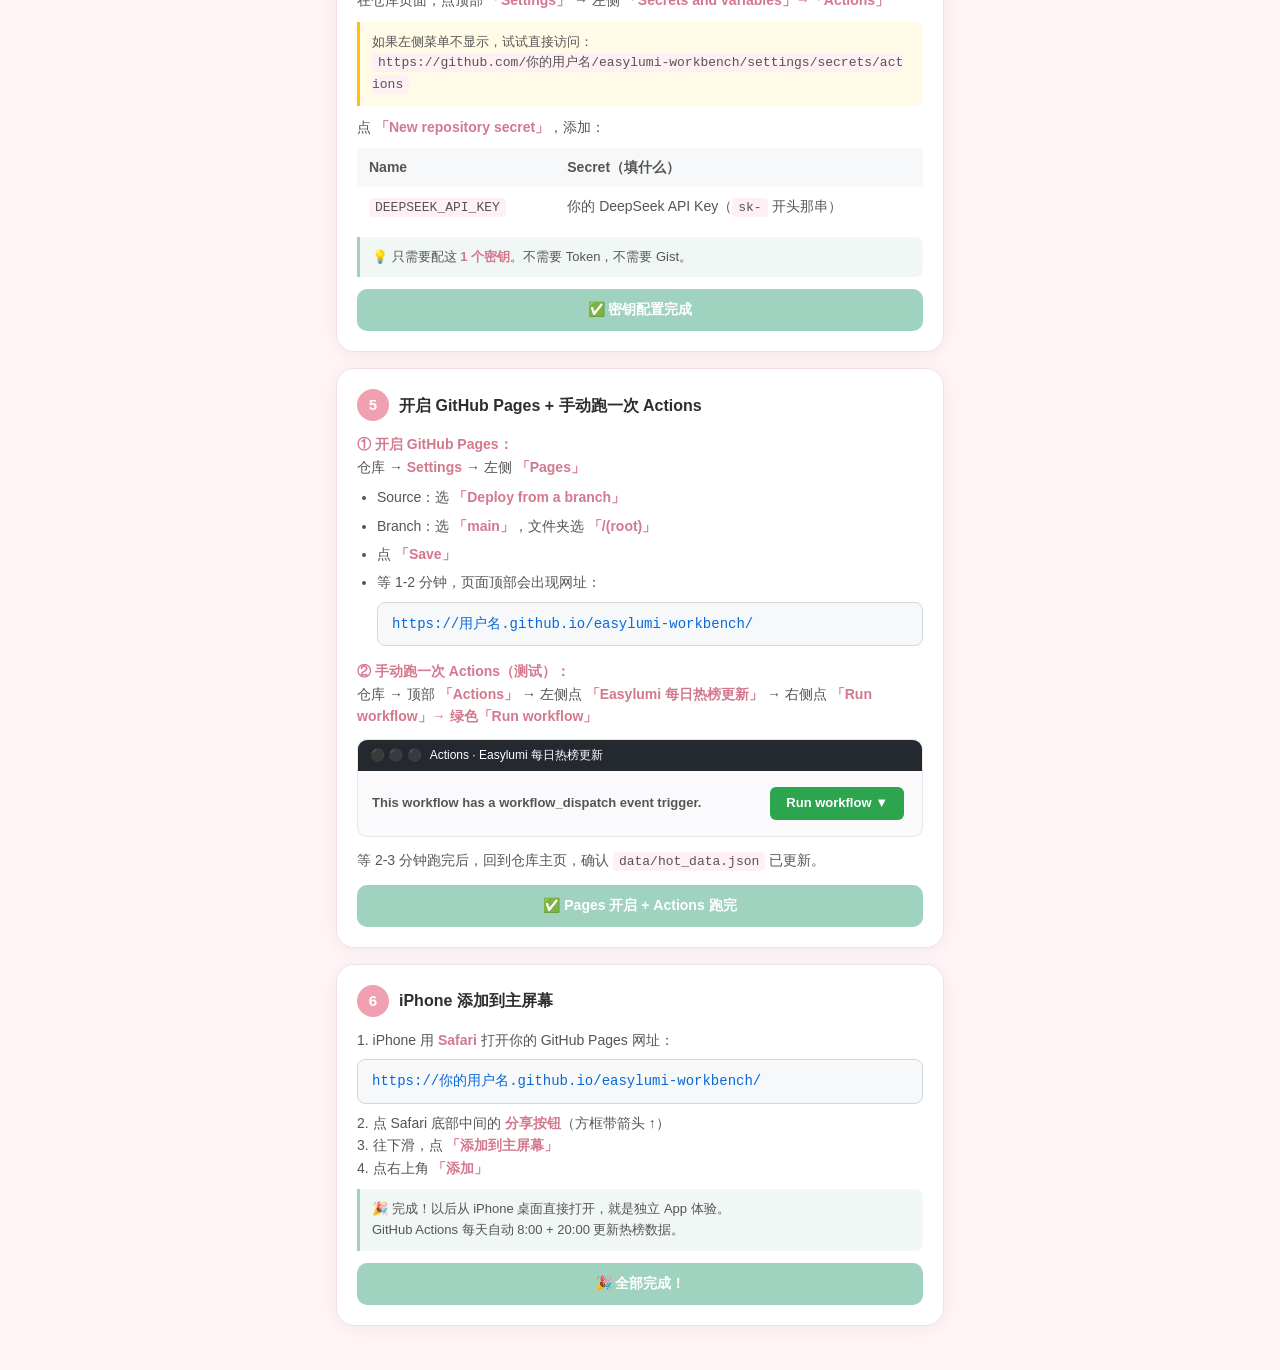
<file: guide-github.html>
<!DOCTYPE html>
<html lang="zh-CN">
<head>
<meta charset="UTF-8">
<meta name="viewport" content="width=device-width, initial-scale=1.0">
<title>GitHub 部署指南 · Easylumi</title>
<style>
:root {
  --bg: #fff5f7;
  --card: #fff;
  --text: #2d2d2d;
  --sub: #8a8a8a;
  --accent: #f0a0b0;
  --accent2: #a0d2c0;
  --accent3: #c4a0d8;
  --border: #f0e0e4;
  --tag-bg: #fff0f3;
  --shadow: 0 2px 16px rgba(0,0,0,0.06);
  --radius: 18px;
  --radius-sm: 10px;
}
* { margin:0; padding:0; box-sizing:border-box; }
body {
  font-family: -apple-system, "PingFang SC", "Microsoft YaHei", sans-serif;
  background: var(--bg);
  color: var(--text);
  line-height: 1.6;
  max-width: 640px;
  margin: 0 auto;
  padding: 20px 16px 40px;
}
h1 {
  font-size: 24px;
  font-weight: 700;
  margin-bottom: 4px;
  display: flex; align-items: center; gap: 8px;
}
.subtitle {
  color: var(--sub);
  font-size: 14px;
  margin-bottom: 24px;
}
/* Progress */
.progress-bar {
  display: flex;
  gap: 4px;
  margin-bottom: 24px;
}
.progress-dot {
  width: 100%;
  height: 6px;
  border-radius: 3px;
  background: var(--border);
  transition: background 0.3s;
}
.progress-dot.done { background: var(--accent2); }
.progress-dot.active { background: var(--accent); animation: pulse 2s infinite; }
@keyframes pulse { 0%,100% { opacity:1; } 50% { opacity:0.5; } }

/* Steps */
.step {
  background: var(--card);
  border-radius: var(--radius);
  padding: 20px;
  margin-bottom: 16px;
  box-shadow: var(--shadow);
  border: 1px solid var(--border);
}
.step.done { opacity: 0.6; }
.step-header {
  display: flex;
  align-items: center;
  gap: 10px;
  margin-bottom: 12px;
}
.step-num {
  width: 32px; height: 32px;
  border-radius: 50%;
  background: var(--accent);
  color: white;
  font-weight: 700;
  font-size: 15px;
  display: flex;
  align-items: center;
  justify-content: center;
  flex-shrink: 0;
}
.step.done .step-num { background: var(--accent2); }
.step-title {
  font-weight: 700;
  font-size: 16px;
}
.step-body {
  font-size: 14px;
  color: #555;
}
.step-body ul { padding-left: 20px; margin: 8px 0; }
.step-body li { margin: 6px 0; }
.step-body strong { color: #d4788e; }
.step-body code {
  background: #fff0f3;
  padding: 2px 6px;
  border-radius: 4px;
  font-size: 13px;
  word-break: break-all;
}
.step-body .highlight {
  background: #fffbe6;
  border-left: 3px solid #ffc107;
  padding: 10px 12px;
  border-radius: 0 8px 8px 0;
  margin: 10px 0;
  font-size: 13px;
}
.step-body .tips {
  background: #f0f7f4;
  border-left: 3px solid var(--accent2);
  padding: 10px 12px;
  border-radius: 0 8px 8px 0;
  margin: 10px 0;
  font-size: 13px;
}
.step-body .warn {
  background: #fff0f3;
  border-left: 3px solid var(--accent);
  padding: 10px 12px;
  border-radius: 0 8px 8px 0;
  margin: 10px 0;
  font-size: 13px;
}
/* Mock UI */
.mock-ui {
  background: #fafafc;
  border: 1px solid #e8e8ec;
  border-radius: var(--radius-sm);
  overflow: hidden;
  margin: 12px 0;
}
.mock-titlebar {
  background: #24292f;
  color: #fff;
  padding: 6px 12px;
  font-size: 12px;
  display: flex;
  gap: 8px;
}
.mock-titlebar span { opacity: 0.7; }
.mock-body { padding: 14px; font-size: 13px; }
.mock-field {
  background: #f6f8fa;
  border: 1px solid #d0d7de;
  border-radius: 6px;
  padding: 8px 12px;
  margin: 6px 0;
  font-size: 13px;
  color: #57606a;
}
.mock-field.fill { color: #24292f; font-weight: 500; }
.mock-btn {
  display: inline-block;
  padding: 6px 16px;
  border-radius: 6px;
  font-size: 13px;
  font-weight: 600;
  margin: 2px 4px;
}
.mock-btn.green { background: #2da44e; color: #fff; }
.mock-btn.gray { background: #f6f8fa; color: #24292f; border: 1px solid #d0d7de; }
.mock-arrow { color: var(--accent); font-size: 20px; margin: 0 4px; font-weight: bold; }
.mock-input {
  width: 100%;
  border: 2px dashed var(--border);
  border-radius: 8px;
  padding: 20px;
  text-align: center;
  color: var(--sub);
  font-size: 13px;
  background: #fafafa;
}

/* Code block */
.code-block {
  background: #1e1e2e;
  color: #cdd6f4;
  border-radius: var(--radius-sm);
  padding: 14px;
  font-family: "SF Mono", "Cascadia Code", "Consolas", monospace;
  font-size: 12px;
  overflow-x: auto;
  margin: 10px 0;
  position: relative;
  white-space: pre;
  line-height: 1.5;
}
.copy-btn {
  position: absolute;
  top: 8px;
  right: 8px;
  background: rgba(255,255,255,0.15);
  border: none;
  color: #fff;
  padding: 4px 10px;
  border-radius: 4px;
  font-size: 11px;
  cursor: pointer;
}
.copy-btn:hover { background: rgba(255,255,255,0.3); }
.copy-btn.copied { background: #2da44e; }

/* Done button */
.done-btn {
  display: block;
  width: 100%;
  padding: 12px;
  background: var(--accent2);
  color: #fff;
  border: none;
  border-radius: 10px;
  font-size: 14px;
  font-weight: 600;
  cursor: pointer;
  margin-top: 12px;
  transition: 0.2s;
}
.done-btn:hover { opacity: 0.9; }

/* URL box */
.url-box {
  background: #f6f8fa;
  border: 1px solid #d0d7de;
  border-radius: 8px;
  padding: 10px 14px;
  font-family: monospace;
  font-size: 14px;
  word-break: break-all;
  margin: 8px 0;
  color: #0969da;
}
</style>
</head>
<body>

<h1>🚀 GitHub 部署指南</h1>
<div class="subtitle">6 步完成 · 全自动每日更新 · iPhone 可加主屏幕</div>

<div class="progress-bar" id="progressBar">
  <div class="progress-dot" data-step="1"></div>
  <div class="progress-dot" data-step="2"></div>
  <div class="progress-dot" data-step="3"></div>
  <div class="progress-dot" data-step="4"></div>
  <div class="progress-dot" data-step="5"></div>
  <div class="progress-dot" data-step="6"></div>
</div>

<!-- ===== Step 1 ===== -->
<div class="step" data-step="1" id="step1">
  <div class="step-header">
    <div class="step-num">1</div>
    <div class="step-title">注册/登录 GitHub 账号</div>
  </div>
  <div class="step-body">
    <div class="tips">你已经有 GitHub 账号了，这步直接 ✅</div>
  </div>
  <button class="done-btn" onclick="markDone(1)">✅ 这步已经完成（我有账号了）</button>
</div>

<!-- ===== Step 2 ===== -->
<div class="step" data-step="2" id="step2">
  <div class="step-header">
    <div class="step-num">2</div>
    <div class="step-title">创建 GitHub 仓库</div>
  </div>
  <div class="step-body">
    <p>访问 <strong>github.com/new</strong>，按下面填写：</p>

    <div class="mock-ui">
      <div class="mock-titlebar"><span>⚫ ⚫ ⚫</span> Create a new repository</div>
      <div class="mock-body">
        <div style="font-size:12px;color:#57606a;margin-bottom:4px;">Repository name *</div>
        <div class="mock-field fill" style="font-size:16px;">easylumi-workbench</div>
        <div style="font-size:12px;color:#57606a;margin:8px 0 4px;">Description (optional)</div>
        <div class="mock-field">Easylumi 工作台</div>
        <div style="margin:10px 0;">
          <span style="background:#2da44e;color:#fff;padding:4px 10px;border-radius:4px;font-size:12px;margin-right:8px;">● Public</span>
          <span style="color:#57606a;font-size:12px;">○ Private</span>
        </div>
        <div style="color:#57606a;font-size:12px;margin:8px 0;">☑ Add a README file</div>
        <div style="text-align:right;margin-top:12px;">
          <span class="mock-btn green">Create repository →</span>
        </div>
      </div>
    </div>

    <div class="highlight">
      <strong>⚠️ 重要：</strong>必须选 <strong>Public</strong>（公开），否则 GitHub Pages 用不了。
    </div>
  </div>
  <button class="done-btn" onclick="markDone(2)">✅ 仓库创建好了</button>
</div>

<!-- ===== Step 3 ===== -->
<div class="step" data-step="3" id="step3">
  <div class="step-header">
    <div class="step-num">3</div>
    <div class="step-title">上传所有文件到仓库</div>
  </div>
  <div class="step-body">
    <p>在仓库主页，点 <strong>「Add file」→「Upload files」</strong></p>

    <div class="mock-ui">
      <div class="mock-titlebar"><span>⚫ ⚫ ⚫</span> zhao-yixi-easylumi / easylumi-workbench</div>
      <div class="mock-body" style="display:flex;align-items:center;gap:12px;">
        <span class="mock-btn green" style="font-size:12px;">+ Add file ▼</span>
        <span class="mock-btn gray" style="font-size:12px;">Code ▼</span>
      </div>
    </div>

    <p style="margin-top:12px;">打开你电脑文件夹 <code>E:\workboddy\2026-08-01-10-59-13</code>，把下面这些文件和文件夹<strong>全部拖进上传框</strong>：</p>

    <div class="tips">
      📂 需要上传的：
      <ul>
        <li><code>index.html</code> — 主页面</li>
        <li><code>manifest.json</code> — PWA 配置</li>
        <li><code>sw.js</code> — 离线缓存</li>
        <li><code>icons/</code> 文件夹（含3张图标）</li>
        <li><code>backend/</code> 文件夹（含 fetch_hot.py + requirements.txt）</li>
        <li><code>.github/</code> 文件夹（含 workflows/daily-hot.yml）</li>
        <li><code>data/</code> 文件夹（含 hot_data.json）</li>
      </ul>
    </div>

    <p>上传后，提交信息填 <strong>"初始上传 Easylumi 工作台"</strong>，点绿色 <strong>「Commit changes」</strong></p>
  </div>
  <button class="done-btn" onclick="markDone(3)">✅ 文件上传完成</button>
</div>

<!-- ===== Step 4 ===== -->
<div class="step" data-step="4" id="step4">
  <div class="step-header">
    <div class="step-num">4</div>
    <div class="step-title">配置 DeepSeek API Key（密钥）</div>
  </div>
  <div class="step-body">
    <p>在仓库页面，点顶部 <strong>「Settings」</strong> → 左侧 <strong>「Secrets and variables」→「Actions」</strong></p>

    <div class="highlight">
      如果左侧菜单不显示，试试直接访问：<br>
      <code>https://github.com/你的用户名/easylumi-workbench/settings/secrets/actions</code>
    </div>

    <p>点 <strong>「New repository secret」</strong>，添加：</p>

    <table style="width:100%;border-collapse:collapse;margin:10px 0;">
      <tr style="background:#f6f8fa;">
        <td style="padding:8px 12px;font-weight:700;">Name</td>
        <td style="padding:8px 12px;font-weight:700;">Secret（填什么）</td>
      </tr>
      <tr>
        <td style="padding:8px 12px;"><code>DEEPSEEK_API_KEY</code></td>
        <td style="padding:8px 12px;">你的 DeepSeek API Key（<code>sk-</code> 开头那串）</td>
      </tr>
    </table>

    <div class="tips">
      💡 只需要配这 <strong>1 个密钥</strong>。不需要 Token，不需要 Gist。
    </div>
  </div>
  <button class="done-btn" onclick="markDone(4)">✅ 密钥配置完成</button>
</div>

<!-- ===== Step 5 ===== -->
<div class="step" data-step="5" id="step5">
  <div class="step-header">
    <div class="step-num">5</div>
    <div class="step-title">开启 GitHub Pages + 手动跑一次 Actions</div>
  </div>
  <div class="step-body">
    <p><strong>① 开启 GitHub Pages：</strong></p>
    <p>仓库 → <strong>Settings</strong> → 左侧 <strong>「Pages」</strong></p>
    <ul>
      <li>Source：选 <strong>「Deploy from a branch」</strong></li>
      <li>Branch：选 <strong>「main」</strong>，文件夹选 <strong>「/(root)」</strong></li>
      <li>点 <strong>「Save」</strong></li>
      <li>等 1-2 分钟，页面顶部会出现网址：<br>
        <div class="url-box">https://用户名.github.io/easylumi-workbench/</div>
      </li>
    </ul>

    <p style="margin-top:14px;"><strong>② 手动跑一次 Actions（测试）：</strong></p>
    <p>仓库 → 顶部 <strong>「Actions」</strong> → 左侧点 <strong>「Easylumi 每日热榜更新」</strong> → 右侧点 <strong>「Run workflow」→ 绿色「Run workflow」</strong></p>

    <div class="mock-ui">
      <div class="mock-titlebar"><span>⚫ ⚫ ⚫</span> Actions · Easylumi 每日热榜更新</div>
      <div class="mock-body">
        <div style="display:flex;justify-content:space-between;align-items:center;">
          <span style="font-weight:600;">This workflow has a workflow_dispatch event trigger.</span>
          <span class="mock-btn green">Run workflow ▼</span>
        </div>
      </div>
    </div>

    <p>等 2-3 分钟跑完后，回到仓库主页，确认 <code>data/hot_data.json</code> 已更新。</p>
  </div>
  <button class="done-btn" onclick="markDone(5)">✅ Pages 开启 + Actions 跑完</button>
</div>

<!-- ===== Step 6 ===== -->
<div class="step" data-step="6" id="step6">
  <div class="step-header">
    <div class="step-num">6</div>
    <div class="step-title">iPhone 添加到主屏幕</div>
  </div>
  <div class="step-body">
    <p>1. iPhone 用 <strong>Safari</strong> 打开你的 GitHub Pages 网址：</p>
    <div class="url-box">https://你的用户名.github.io/easylumi-workbench/</div>

    <p style="margin-top:8px;">2. 点 Safari 底部中间的 <strong>分享按钮</strong>（方框带箭头 ↑）</p>
    <p>3. 往下滑，点 <strong>「添加到主屏幕」</strong></p>
    <p>4. 点右上角 <strong>「添加」</strong></p>

    <div class="tips">
      🎉 完成！以后从 iPhone 桌面直接打开，就是独立 App 体验。<br>
      GitHub Actions 每天自动 8:00 + 20:00 更新热榜数据。
    </div>
  </div>
  <button class="done-btn" onclick="markDone(6)">🎉 全部完成！</button>
</div>

<script>
// 进度追踪（localStorage）
const TOTAL = 6;
const STORAGE_KEY = 'easylumi_github_guide';

function getProgress() {
  try {
    const raw = localStorage.getItem(STORAGE_KEY);
    return raw ? JSON.parse(raw) : [];
  } catch { return []; }
}

function saveProgress(doneSteps) {
  localStorage.setItem(STORAGE_KEY, JSON.stringify(doneSteps));
}

function markDone(n) {
  let done = getProgress();
  if (!done.includes(n)) {
    done.push(n);
    saveProgress(done);
  }
  // 自动展开下一步
  const next = n + 1;
  if (next <= TOTAL) {
    const el = document.getElementById('step' + next);
    if (el) {
      setTimeout(() => el.scrollIntoView({ behavior: 'smooth', block: 'center' }), 200);
    }
  }
  renderAll();
}

function renderAll() {
  const done = getProgress();
  // 进度条
  document.querySelectorAll('.progress-dot').forEach((dot, i) => {
    dot.classList.remove('done', 'active');
    if (done.includes(i + 1)) {
      dot.classList.add('done');
    } else if (i === done.length) {
      dot.classList.add('active');
    }
  });
  // 步骤状态
  document.querySelectorAll('.step').forEach(step => {
    const n = parseInt(step.dataset.step);
    if (done.includes(n)) {
      step.classList.add('done');
      const btn = step.querySelector('.done-btn');
      if (btn) btn.textContent = '✅ 已完成';
    } else {
      step.classList.remove('done');
    }
  });
}

// 代码复制
document.querySelectorAll('.copy-btn').forEach(btn => {
  btn.addEventListener('click', () => {
    const code = btn.parentElement.textContent.replace('复制', '').trim();
    navigator.clipboard.writeText(code).then(() => {
      btn.textContent = '已复制!';
      btn.classList.add('copied');
      setTimeout(() => {
        btn.textContent = '复制';
        btn.classList.remove('copied');
      }, 2000);
    });
  });
});

renderAll();
</script>
</body>
</html>
</file>
